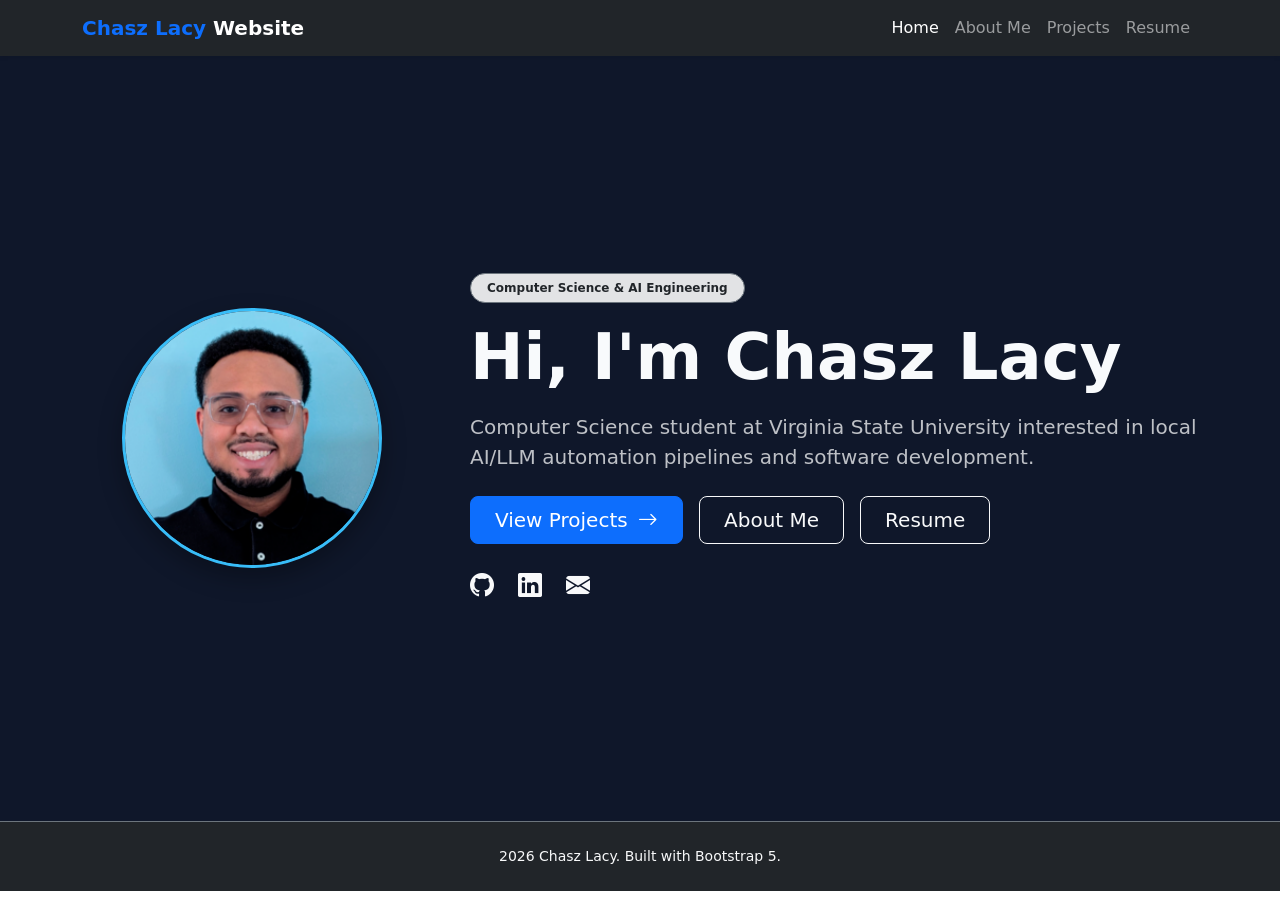
<file: index.html>
<!DOCTYPE html>
<html lang="en">
<head>
    <meta charset="UTF-8">
    <meta name="viewport" content="width=device-width, initial-scale=1.0">
    <title>Chasz Lacy | Computer Science Student</title>
    <link href="https://cdn.jsdelivr.net/npm/bootstrap@5.3.3/dist/css/bootstrap.min.css" rel="stylesheet">
    <link href="https://cdn.jsdelivr.net/npm/bootstrap-icons@1.11.3/font/bootstrap-icons.min.css" rel="stylesheet">
    <link href = "https://cloudflare.com" rel="stylesheet">
    <style>
        :root { --hero-bg: #0f172a; }
        body { font-family: 'Segoe UI', system-ui, sans-serif; color: #334155; }
        .hero-section {
            background-color: var(--hero-bg);
            color: #f8fafc;
            min-height: 85vh;
            display: flex;
            align-items: center;
        }
        .profile-img {
            width: 260px;
            height: 260px;
            object-fit: cover;
            border: 3px solid #38bdf8;
            box-shadow: 0 10px 25px rgba(0,0,0,0.3);
        }
    </style>
</head>
<body>

    <!-- Shared Navigation -->
    <nav class="navbar navbar-expand-lg navbar-dark bg-dark sticky-top shadow-sm">
        <div class="container">
            <a class="navbar-brand fw-bold text-primary" href="index.html">Chasz Lacy<span class="text-white"> Website</span></a>
            <button class="navbar-toggler" type="button" data-bs-toggle="collapse" data-bs-target="#navbarNav">
                <span class="navbar-toggler-icon"></span>
            </button>
            <div class="collapse navbar-collapse" id="navbarNav">
                <ul class="navbar-nav ms-auto fs-6">
                    <li class="nav-item"><a class="nav-link active" href="index.html">Home</a></li>
                    <li class="nav-item"><a class="nav-link" href="about.html">About Me</a></li>
                    <li class="nav-item"><a class="nav-link" href="projects.html">Projects</a></li>
                    <li class="nav-item"><a class="nav-link" href="resume.html">Resume</a></li>
                </ul>
            </div>
        </div>
    </nav>

    <!-- Hero Header -->
    <header class="hero-section py-5">
        <div class="container">
            <div class="row align-items-center g-5">
                <!-- Profile Image -->
                <div class="col-lg-4 text-center">
                    <img src="profile.jpg" alt="Chasz Lacy" class="rounded-circle profile-img img-fluid">
                </div>
                <!-- Bio & Action Buttons -->
                <div class="col-lg-8 text-center text-lg-start">
                    <span class="badge bg-secondary-subtle text-dark border border-secondary px-3 py-2 rounded-pill mb-3">Computer Science & AI Engineering</span>
                    <h1 class="display-3 fw-bold mb-3">Hi, I'm Chasz Lacy</h1>
                    <p class="lead text-light opacity-75 mb-4">
                        Computer Science student at Virginia State University interested in local AI/LLM automation pipelines and software development.
                    </p>
                    <div class="d-flex gap-3 flex-wrap justify-content-center justify-content-lg-start mb-4">
                        <a href="projects.html" class="btn btn-primary btn-lg px-4">View Projects <i class="bi bi-arrow-right ms-1"></i></a>
                        <a href="about.html" class="btn btn-outline-light btn-lg px-4">About Me</a>
                        <a href="resume.html" class="btn btn-outline-light btn-lg px-4">Resume</a>
                    </div>
                    <!-- Social Icons -->
                    <div class="d-flex gap-4 justify-content-center justify-content-lg-start fs-4 text-light">
                        <a href="https://github.com/ChaszL" target="_blank" class="text-light"><i class="bi bi-github"></i></a>
                        <a href="https://www.linkedin.com/in/chasz-lacy/" target="_blank" class="text-light"><i class="bi bi-linkedin"></i></a>
                        <a href="mailto:chasz2015@gmail.com" class="text-light"><i class="bi bi-envelope-fill"></i></a>
                    </div>
                </div>
            </div>
        </div>
    </header>

    <footer class="py-4 bg-dark text-center text-muted border-top border-secondary">
        <div class="container">
            <p class="mb-0 small text-light">2026 Chasz Lacy. Built with Bootstrap 5.</p>
        </div>
    </footer>

    <script src="https://cdn.jsdelivr.net/npm/bootstrap@5.3.3/dist/js/bootstrap.bundle.min.js"></script>
</body>
</html>
</file>
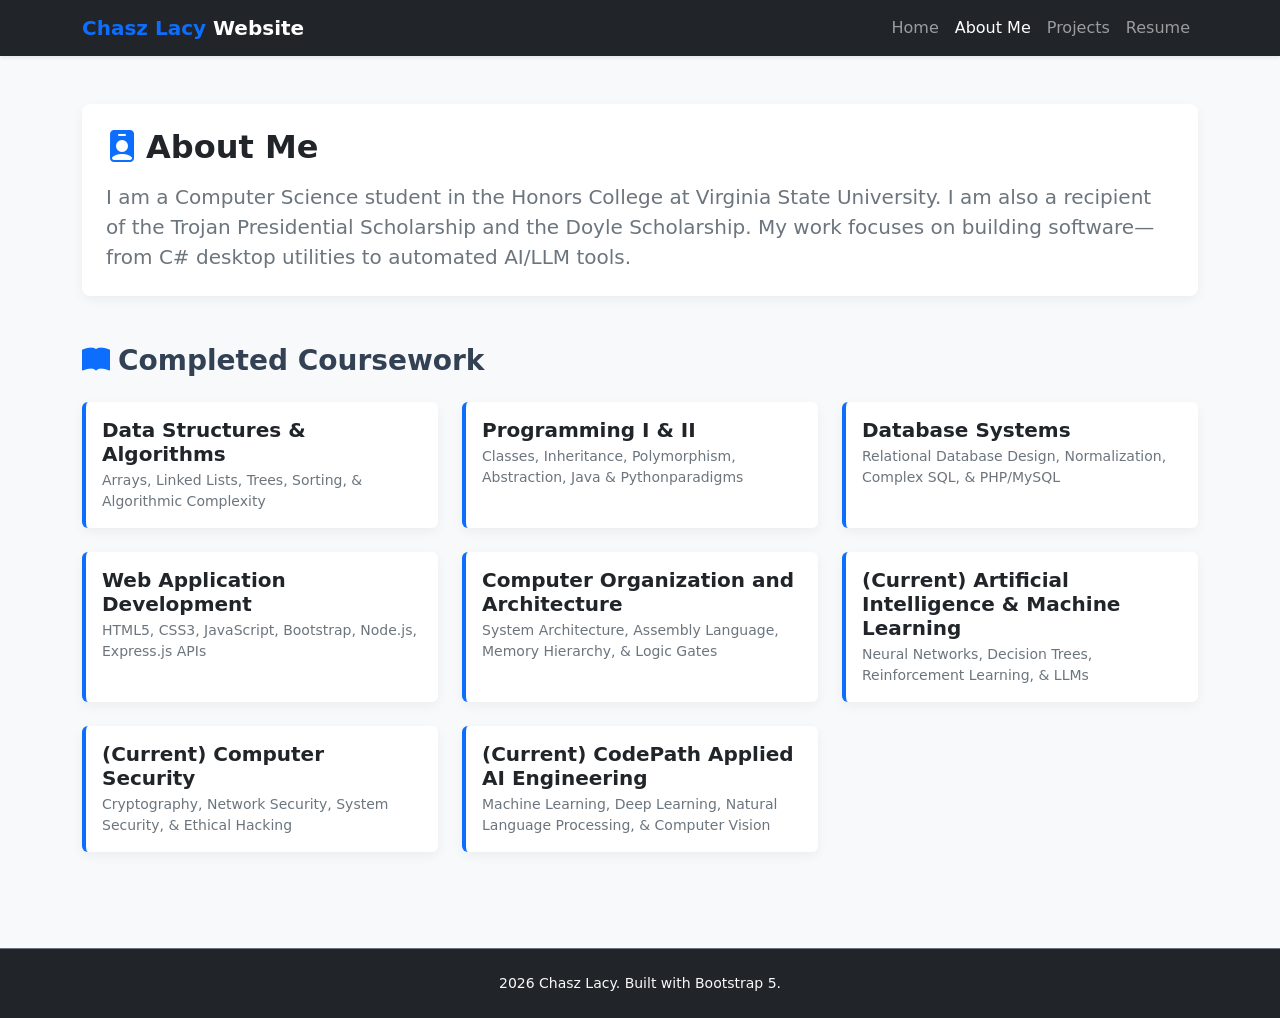
<file: about.html>
<!DOCTYPE html>
<html lang="en">
<head>
    <meta charset="UTF-8">
    <meta name="viewport" content="width=device-width, initial-scale=1.0">
    <title>About Me | Chasz Lacy</title>
    <link href="https://cdn.jsdelivr.net/npm/bootstrap@5.3.3/dist/css/bootstrap.min.css" rel="stylesheet">
    <link href="https://cdn.jsdelivr.net/npm/bootstrap-icons@1.11.3/font/bootstrap-icons.min.css" rel="stylesheet">
    <style>
        body { font-family: 'Segoe UI', system-ui, sans-serif; color: #334155; }
        .course-box {
            background-color: #ffffff;
            border: none;
            border-left: 4px solid #0d6efd;
            border-radius: 6px;
            box-shadow: 0 4px 12px rgba(0, 0, 0, 0.05);
            transition: transform 0.2s ease, box-shadow 0.2s ease;
        }
        .course-box:hover {
            transform: translateY(-2px);
            box-shadow: 0 8px 18px rgba(0, 0, 0, 0.08);
        }
        .about-card {
            background-color: #ffffff;
            border: none;
            border-radius: 8px;
            box-shadow: 0 4px 12px rgba(0, 0, 0, 0.05);
        }
    </style>
</head>
<body class="bg-light">

    <!-- Shared Navigation -->
    <nav class="navbar navbar-expand-lg navbar-dark bg-dark sticky-top shadow-sm">
        <div class="container">
            <a class="navbar-brand fw-bold text-primary" href="index.html">Chasz Lacy<span class="text-white"> Website</span></a>
            <button class="navbar-toggler" type="button" data-bs-toggle="collapse" data-bs-target="#navbarNav">
                <span class="navbar-toggler-icon"></span>
            </button>
            <div class="collapse navbar-collapse" id="navbarNav">
                <ul class="navbar-nav ms-auto fs-6">
                    <li class="nav-item"><a class="nav-link" href="index.html">Home</a></li>
                    <li class="nav-item"><a class="nav-link active" href="about.html">About Me</a></li>
                    <li class="nav-item"><a class="nav-link" href="projects.html">Projects</a></li>
                    <li class="nav-item"><a class="nav-link" href="resume.html">Resume</a></li>
                </ul>
            </div>
        </div>
    </nav>

    <div class="container py-5">
        <!-- About Me Card -->
        <div class="card about-card p-4 mb-5">
            <h2 class="fw-bold mb-3 d-flex align-items-center gap-2">
                <i class="bi bi-person-badge-fill text-primary"></i> About Me
            </h2>
            <p class="fs-5 text-secondary mb-0">
                I am a Computer Science student in the Honors College at Virginia State University. I am also a recipient of the Trojan Presidential Scholarship and the Doyle Scholarship. My work focuses on building software—from C# desktop utilities to automated AI/LLM tools.
            </p>
        </div>

        <!-- Coursework Title -->
        <h3 class="fw-bold mb-4 d-flex align-items-center gap-2">
            <i class="bi bi-book-fill text-primary"></i> Completed Coursework
        </h3>

        <!-- Course Cards Grid -->
        <div class="row g-4">
            
            <div class="col-md-6 col-lg-4">
                <div class="card p-3 course-box h-100">
                    <h5 class="fw-bold text-dark mb-1">Data Structures & Algorithms</h5>
                    <p class="small text-secondary mb-0">Arrays, Linked Lists, Trees, Sorting, & Algorithmic Complexity</p>
                </div>
            </div>

            <div class="col-md-6 col-lg-4">
                <div class="card p-3 course-box h-100">
                    <h5 class="fw-bold text-dark mb-1">Programming I & II</h5>
                    <p class="small text-secondary mb-0">Classes, Inheritance, Polymorphism, Abstraction, Java & Pythonparadigms</p>
                </div>
            </div>

            <div class="col-md-6 col-lg-4">
                <div class="card p-3 course-box h-100">
                    <h5 class="fw-bold text-dark mb-1">Database Systems</h5>
                    <p class="small text-secondary mb-0">Relational Database Design, Normalization, Complex SQL, & PHP/MySQL</p>
                </div>
            </div>

            <div class="col-md-6 col-lg-4">
                <div class="card p-3 course-box h-100">
                    <h5 class="fw-bold text-dark mb-1">Web Application Development</h5>
                    <p class="small text-secondary mb-0">HTML5, CSS3, JavaScript, Bootstrap, Node.js, Express.js APIs</p>
                </div>
            </div>

            <div class="col-md-6 col-lg-4">
                <div class="card p-3 course-box h-100">
                    <h5 class="fw-bold text-dark mb-1">Computer Organization and Architecture</h5>
                    <p class="small text-secondary mb-0">System Architecture, Assembly Language, Memory Hierarchy, & Logic Gates</p>
                </div>
            </div>

            <div class="col-md-6 col-lg-4">
                <div class="card p-3 course-box h-100">
                    <h5 class="fw-bold text-dark mb-1">(Current) Artificial Intelligence & Machine Learning</h5>
                    <p class="small text-secondary mb-0">Neural Networks, Decision Trees, Reinforcement Learning, & LLMs</p>
                </div>
            </div>

            <div class="col-md-6 col-lg-4">
                <div class="card p-3 course-box h-100">
                    <h5 class="fw-bold text-dark mb-1">(Current) Computer Security</h5>
                    <p class="small text-secondary mb-0">Cryptography, Network Security, System Security, & Ethical Hacking</p>
                </div>
            </div>

            <div class="col-md-6 col-lg-4">
                <div class="card p-3 course-box h-100">
                    <h5 class="fw-bold text-dark mb-1">(Current) CodePath Applied AI Engineering</h5>
                    <p class="small text-secondary mb-0">Machine Learning, Deep Learning, Natural Language Processing, & Computer Vision</p>
                </div>
            </div>
        </div>
    </div>

    <footer class="py-4 bg-dark text-center text-muted border-top border-secondary mt-5">
        <div class="container">
            <p class="mb-0 small text-light">2026 Chasz Lacy. Built with Bootstrap 5.</p>
        </div>
    </footer>

    <script src="https://cdn.jsdelivr.net/npm/bootstrap@5.3.3/dist/js/bootstrap.bundle.min.js"></script>
</body>
</html>
</file>
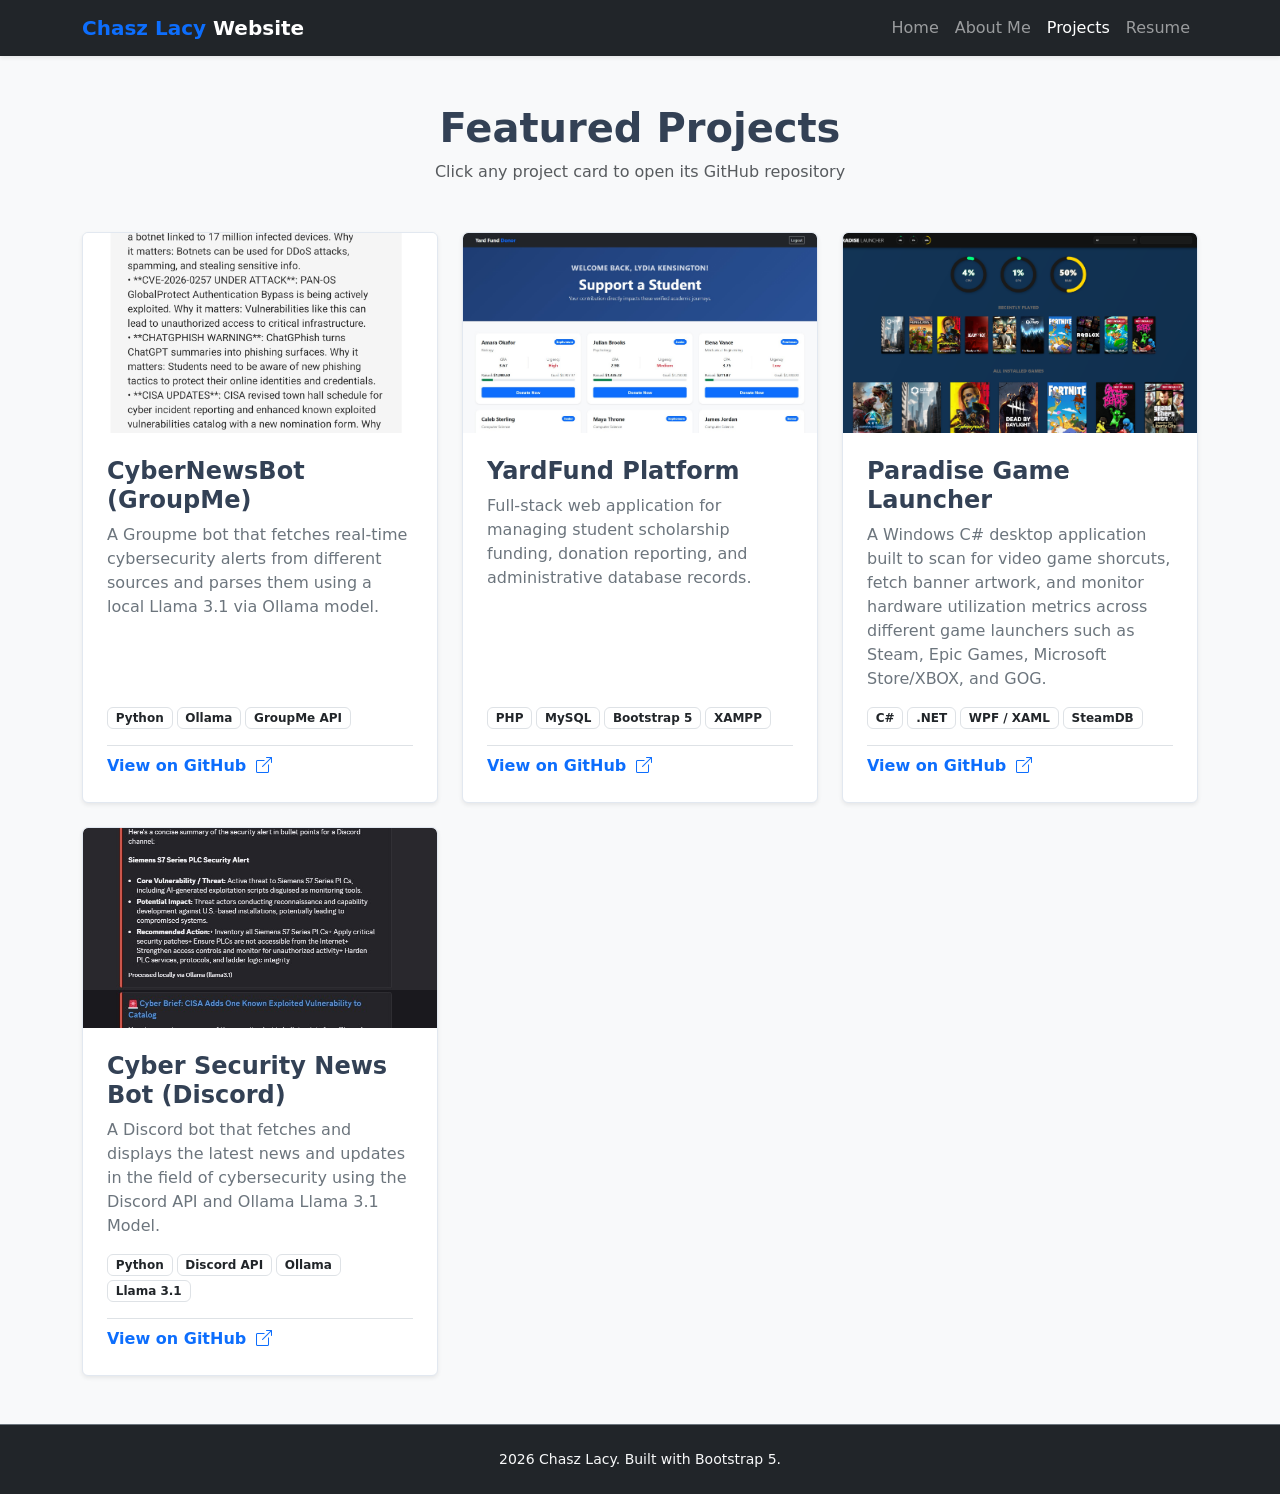
<file: projects.html>
<!DOCTYPE html>
<html lang="en">
<head>
    <meta charset="UTF-8">
    <meta name="viewport" content="width=device-width, initial-scale=1.0">
    <title>Projects | Chasz Lacy</title>
    <link href="https://cdn.jsdelivr.net/npm/bootstrap@5.3.3/dist/css/bootstrap.min.css" rel="stylesheet">
    <link href="https://cdn.jsdelivr.net/npm/bootstrap-icons@1.11.3/font/bootstrap-icons.min.css" rel="stylesheet">
    <style>
        body { font-family: 'Segoe UI', system-ui, sans-serif; color: #334155; }
        .project-card {
            transition: transform 0.2s ease, box-shadow 0.2s ease;
            cursor: pointer;
            text-decoration: none;
            color: inherit;
            border: 1px solid #e2e8f0;
        }
        .project-card:hover {
            transform: translateY(-5px);
            box-shadow: 0 10px 25px rgba(0,0,0,0.08)!important;
        }
        .project-img {
            height: 200px;
            object-fit: cover;
        }
    </style>
</head>
<body class="bg-light">

    <!-- Shared Navigation -->
    <nav class="navbar navbar-expand-lg navbar-dark bg-dark sticky-top shadow-sm">
        <div class="container">
            <a class="navbar-brand fw-bold text-primary" href="index.html">Chasz Lacy<span class="text-white"> Website</span></a>
            <button class="navbar-toggler" type="button" data-bs-toggle="collapse" data-bs-target="#navbarNav">
                <span class="navbar-toggler-icon"></span>
            </button>
            <div class="collapse navbar-collapse" id="navbarNav">
                <ul class="navbar-nav ms-auto fs-6">
                    <li class="nav-item"><a class="nav-link" href="index.html">Home</a></li>
                    <li class="nav-item"><a class="nav-link" href="about.html">About Me</a></li>
                    <li class="nav-item"><a class="nav-link active" href="projects.html">Projects</a></li>
                    <li class="nav-item"><a class="nav-link" href="resume.html">Resume</a></li>
                </ul>
            </div>
        </div>
    </nav>

    <div class="container py-5">
        <div class="text-center mb-5">
            <h1 class="fw-bold">Featured Projects</h1>
            <p class="text-muted">Click any project card to open its GitHub repository</p>
        </div>

        <div class="row g-4">

            <!-- Project 1 -->
            <div class="col-md-6 col-lg-4">
                <a href="https://github.com/ChaszL/CyberNewsBot" target="_blank" class="card h-100 shadow-sm project-card overflow-hidden">
                    <img src="images/cybernewsbot.jpg" class="card-img-top project-img" alt="CyberNewsBot Preview">
                    <div class="card-body d-flex flex-column p-4">
                        <h4 class="card-title fw-bold">CyberNewsBot (GroupMe)</h4>
                        <p class="card-text text-secondary flex-grow-1">
                            A Groupme bot that fetches real-time cybersecurity alerts from different sources and parses them using a local Llama 3.1 via Ollama model.
                        </p>
                        <div class="mb-3 d-flex flex-wrap gap-1">
                            <span class="badge bg-white text-dark border">Python</span>
                            <span class="badge bg-white text-dark border">Ollama</span>
                            <span class="badge bg-white text-dark border">GroupMe API</span>
                        </div>
                        <div class="text-primary fw-semibold pt-2 border-top">View on GitHub <i class="bi bi-box-arrow-up-right ms-1"></i></div>
                    </div>
                </a>
            </div>

            <!-- Project 2 -->
            <div class="col-md-6 col-lg-4">
                <a href="https://github.com/ChaszL/YardFund_database" target="_blank" class="card h-100 shadow-sm project-card overflow-hidden">
                    <img src="images/yardfund.jpg" class="card-img-top project-img" alt="YardFund Preview">
                    <div class="card-body d-flex flex-column p-4">
                        <h4 class="card-title fw-bold">YardFund Platform</h4>
                        <p class="card-text text-secondary flex-grow-1">
                            Full-stack web application for managing student scholarship funding, donation reporting, and administrative database records.
                        </p>
                        <div class="mb-3 d-flex flex-wrap gap-1">
                            <span class="badge bg-white text-dark border">PHP</span>
                            <span class="badge bg-white text-dark border">MySQL</span>
                            <span class="badge bg-white text-dark border">Bootstrap 5</span>
                            <span class="badge bg-white text-dark border">XAMPP</span>
                        </div>
                        <div class="text-primary fw-semibold pt-2 border-top">View on GitHub <i class="bi bi-box-arrow-up-right ms-1"></i></div>
                    </div>
                </a>
            </div>

            <!-- Project 3 -->
            <div class="col-md-6 col-lg-4">
                <a href="https://github.com/ChaszL/Paradise_Game_Launcher" target="_blank" class="card h-100 shadow-sm project-card overflow-hidden">
                    <img src="images/paradisegamelauncher.jpg" class="card-img-top project-img" alt="Paradise Game Launcher Preview">
                    <div class="card-body d-flex flex-column p-4">
                        <h4 class="card-title fw-bold">Paradise Game Launcher</h4>
                        <p class="card-text text-secondary flex-grow-1">
                            A Windows C# desktop application built to scan for video game shorcuts, fetch banner artwork, and monitor hardware utilization metrics across different game launchers such as Steam, Epic Games, Microsoft Store/XBOX, and GOG.
                        </p>
                        <div class="mb-3 d-flex flex-wrap gap-1">
                            <span class="badge bg-white text-dark border">C#</span>
                            <span class="badge bg-white text-dark border">.NET</span>
                            <span class="badge bg-white text-dark border">WPF / XAML</span>
                            <span class="badge bg-white text-dark border">SteamDB</span>
                        </div>
                        <div class="text-primary fw-semibold pt-2 border-top">View on GitHub <i class="bi bi-box-arrow-up-right ms-1"></i></div>
                    </div>
                </a>
            </div>

            <!-- Project 4 -->
            <div class="col-md-6 col-lg-4">
                <a href="https://github.com/ChaszL/CyberSecurityNewsBot_Dicsord" target="_blank" class="card h-100 shadow-sm project-card overflow-hidden">
                    <img src="images/CyberSecurityNewsBot_Discord.jpg" class="card-img-top project-img" alt="Cyber Security News Bot Preview">
                    <div class="card-body d-flex flex-column p-4">
                        <h4 class="card-title fw-bold">Cyber Security News Bot (Discord)</h4>
                        <p class="card-text text-secondary flex-grow-1">
                            A Discord bot that fetches and displays the latest news and updates in the field of cybersecurity using the Discord API and Ollama Llama 3.1 Model.
                        </p>
                        <div class="mb-3 d-flex flex-wrap gap-1">
                            <span class="badge bg-white text-dark border">Python</span>
                            <span class="badge bg-white text-dark border">Discord API</span>
                            <span class="badge bg-white text-dark border">Ollama</span>
                            <span class="badge bg-white text-dark border">Llama 3.1</span>
                        </div>
                        <div class="text-primary fw-semibold pt-2 border-top">View on GitHub <i class="bi bi-box-arrow-up-right ms-1"></i></div>
                    </div>
                </a>
            </div>

        </div>
    </div>

    <footer class="py-4 bg-dark text-center text-muted border-top border-secondary">
        <div class="container">
            <p class="mb-0 small text-light">2026 Chasz Lacy. Built with Bootstrap 5.</p>
        </div>
    </footer>

    <script src="https://cdn.jsdelivr.net/npm/bootstrap@5.3.3/dist/js/bootstrap.bundle.min.js"></script>
</body>
</html>
</file>
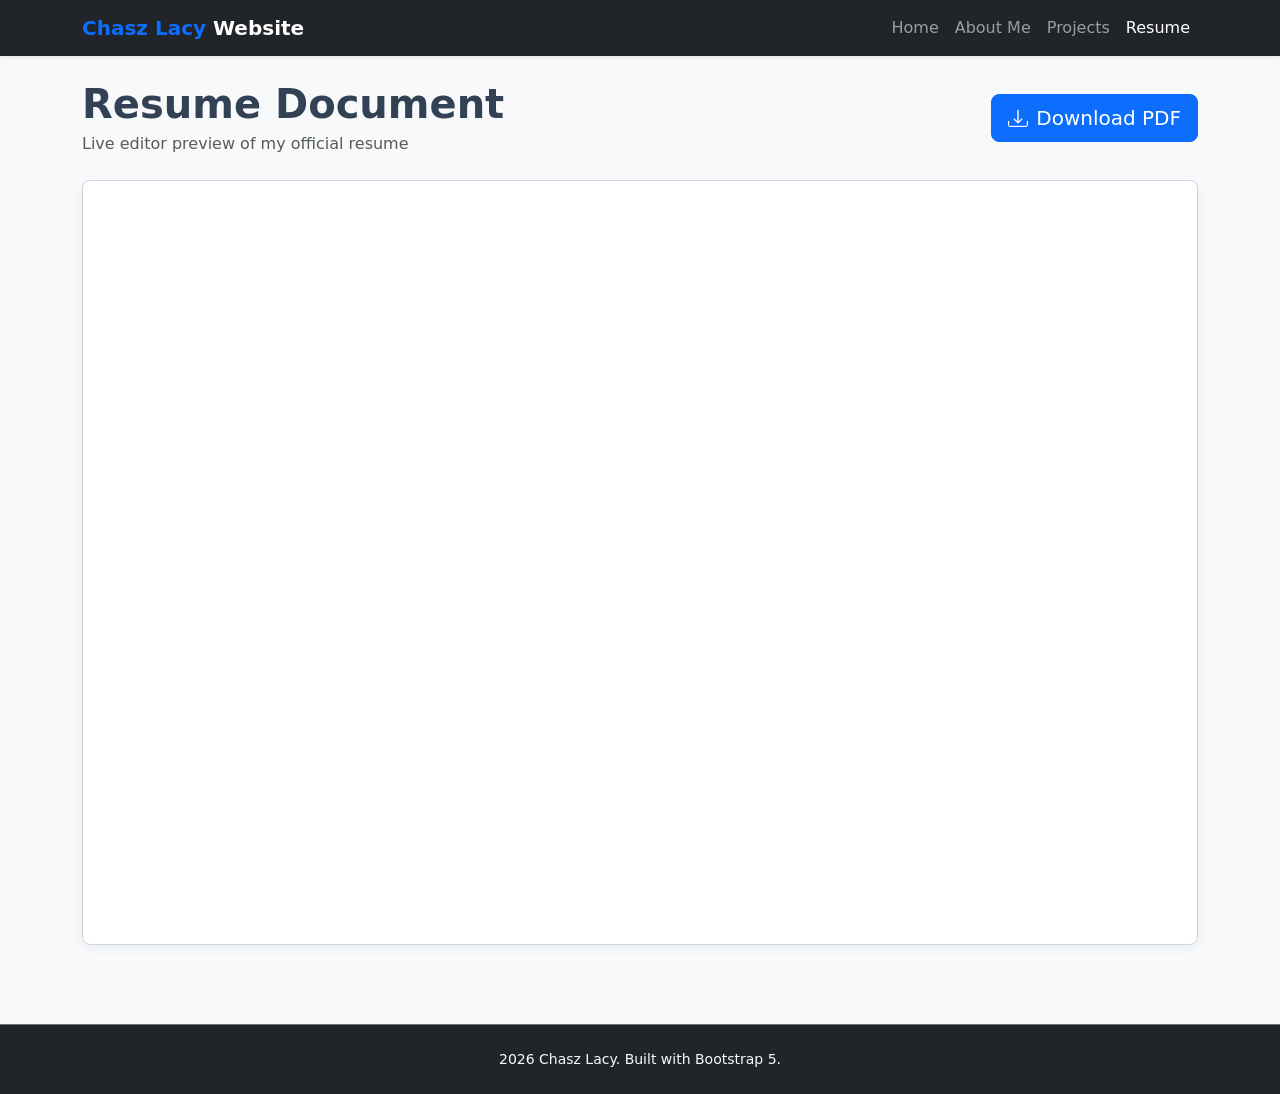
<file: resume.html>
<!DOCTYPE html>
<html lang="en">
<head>
    <meta charset="UTF-8">
    <meta name="viewport" content="width=device-width, initial-scale=1.0">
    <title>Resume | Chasz Lacy</title>
    <link href="https://cdn.jsdelivr.net/npm/bootstrap@5.3.3/dist/css/bootstrap.min.css" rel="stylesheet">
    <link href="https://cdn.jsdelivr.net/npm/bootstrap-icons@1.11.3/font/bootstrap-icons.min.css" rel="stylesheet">
    <style>
        body { font-family: 'Segoe UI', system-ui, sans-serif; color: #334155; }
        .pdf-frame {
            width: 100%;
            height: 85vh;
            border: 1px solid #cbd5e1;
            border-radius: 8px;
            box-shadow: 0 4px 12px rgba(0,0,0,0.05);
            background-color: #ffffff;
        }
    </style>
</head>
<body class="bg-light">

    <!-- Shared Navigation -->
    <nav class="navbar navbar-expand-lg navbar-dark bg-dark sticky-top shadow-sm">
        <div class="container">
            <a class="navbar-brand fw-bold text-primary" href="index.html">Chasz Lacy<span class="text-white"> Website</span></a>
            <button class="navbar-toggler" type="button" data-bs-toggle="collapse" data-bs-target="#navbarNav">
                <span class="navbar-toggler-icon"></span>
            </button>
            <div class="collapse navbar-collapse" id="navbarNav">
                <ul class="navbar-nav ms-auto fs-6">
                    <li class="nav-item"><a class="nav-link" href="index.html">Home</a></li>
                    <li class="nav-item"><a class="nav-link" href="about.html">About Me</a></li>
                    <li class="nav-item"><a class="nav-link" href="projects.html">Projects</a></li>
                    <li class="nav-item"><a class="nav-link active" href="resume.html">Resume</a></li>
                </ul>
            </div>
        </div>
    </nav>

    <!-- Header & Download Action -->
    <div class="container py-4">
        <div class="d-flex justify-content-between align-items-center flex-wrap gap-3 mb-4">
            <div>
                <h1 class="fw-bold mb-1">Resume Document</h1>
                <p class="text-muted mb-0">Live editor preview of my official resume</p>
            </div>
            <a href="chaszlacy_resume.pdf" class="btn btn-primary btn-lg" download><i class="bi bi-download me-2"></i>Download PDF</a>
        </div>

        <!-- Embedded PDF Viewer -->
        <div class="row">
            <div class="col-12">
                <iframe src="chaszlacy_resume.pdf" class="pdf-frame">
                    <p class="p-4 text-center">Your browser does not support inline PDFs. <a href="chaszlacy_resume.pdf" class="btn btn-primary ms-2">Download PDF</a></p>
                </iframe>
            </div>
        </div>
    </div>

    <footer class="py-4 bg-dark text-center text-muted border-top border-secondary mt-5">
        <div class="container">
            <p class="mb-0 small text-light">2026 Chasz Lacy. Built with Bootstrap 5.</p>
        </div>
    </footer>

    <script src="https://cdn.jsdelivr.net/npm/bootstrap@5.3.3/dist/js/bootstrap.bundle.min.js"></script>
</body>
</html>
</file>
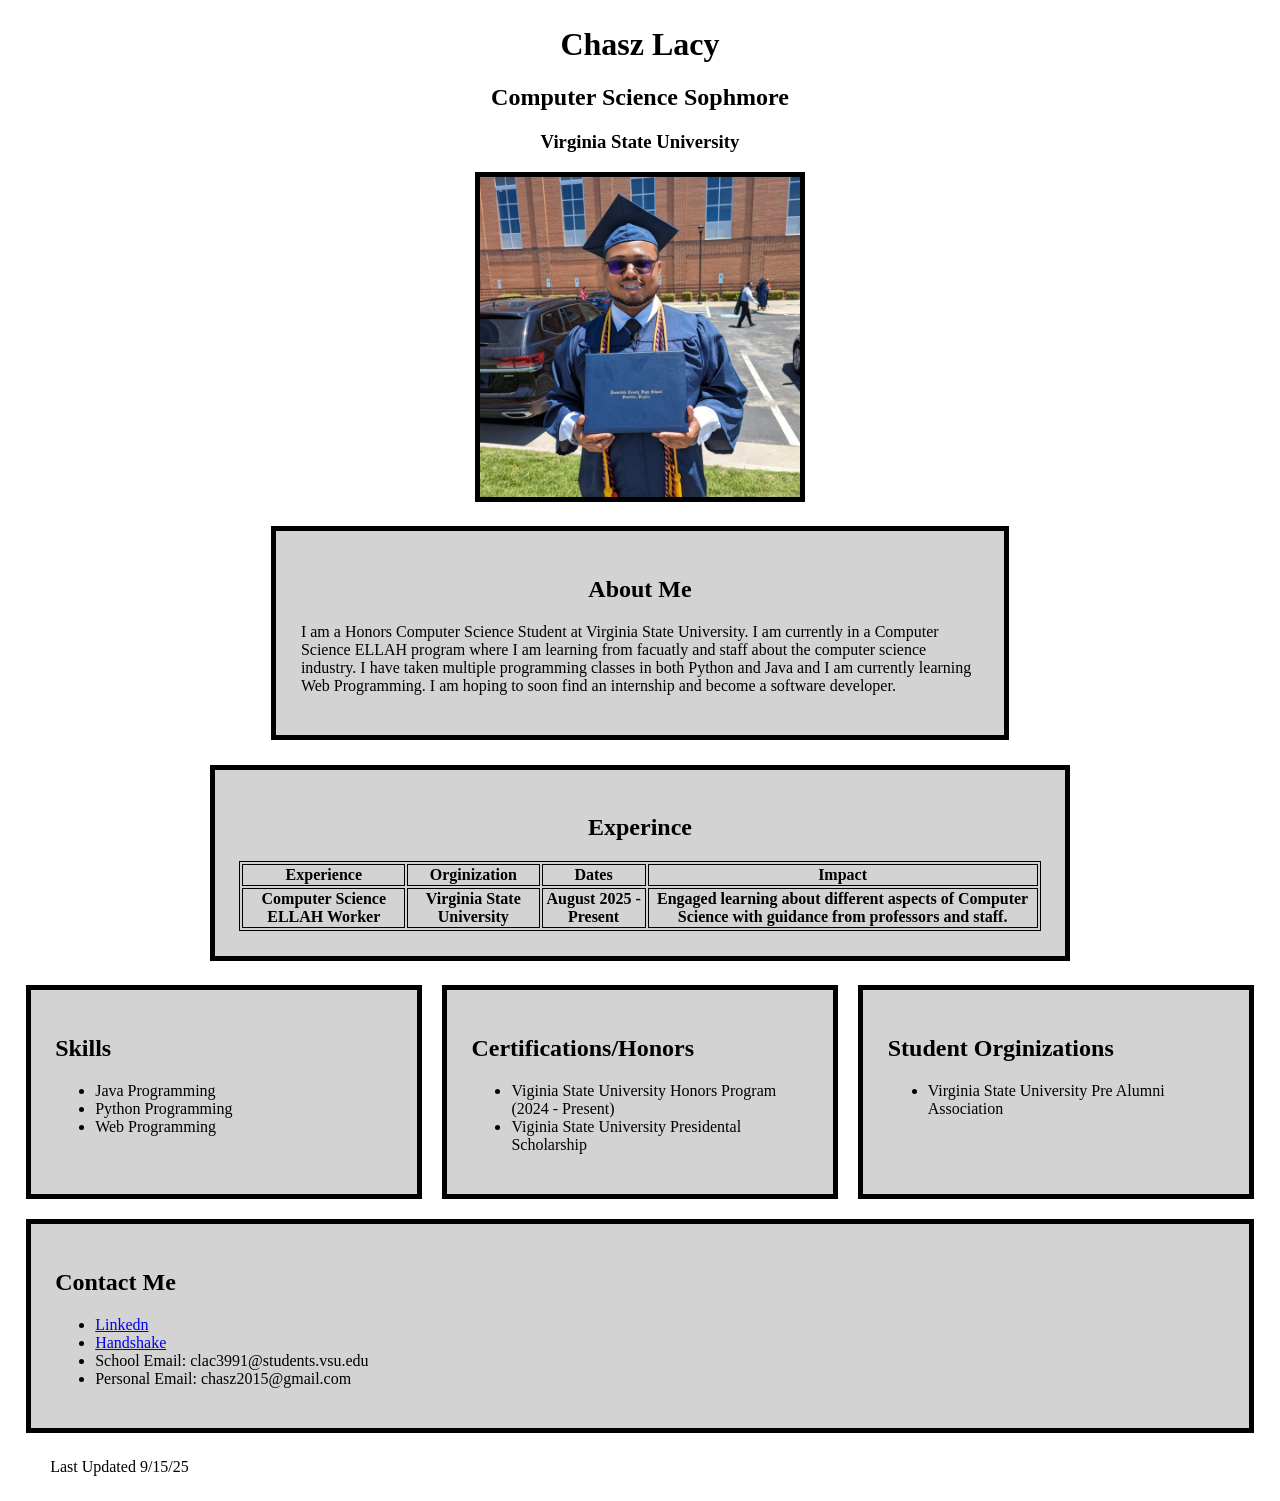
<file: Resume.html>
<!DOCTYPE html>
<!--
Name: Chasz Lacy
Date: 9/5/25
Course: 296
V# 00703991
-->
<html>
    <head>
        <meta charset="UTF-8">
        <meta name="viewport" content="width=device-width, initial-scale = 1.0" >
        <title>Chasz Lacy Personal CV</title>
        <link rel="stylesheet" href="style.css">
    </head>
    <body>
        <div class = "title">
        <!--First Heading-->
        <h1>Chasz Lacy</h1>
        <h2>Computer Science Sophmore</h2>
        <h3>Virginia State University</h3>
        <!--Picture-->
        <img src="chasz_headshot.jpg" alt="Chasz Lacy Headshot">
        </div>

        <!--About Me-->
        <div class = "aboutme">
        <h2>About Me</h2>
        <p>
            I am a Honors Computer Science Student at Virginia State University. 
            I am currently in a Computer Science ELLAH program where I am learning from facuatly and staff about the computer science industry.
            I have taken multiple programming classes in both Python and Java and I am currently learning Web Programming. I am hoping to soon find an internship and become a software developer.
        </p>
        </div>

        <!--Experience-->
        <div class = "experience">
        <h2>Experince</h2>
        <table>
            <tr>
                <th>Experience</th>
                <th>Orginization</th>
                <th>Dates</th>
                <th>Impact</th>
            </tr>
            <tr>
                <th>Computer Science ELLAH Worker</th>
                <th>Virginia State University</th>
                <th>August 2025 - Present</th>
                <th>Engaged learning about different aspects of Computer Science with guidance from professors and staff.</th>
            </tr>
        </table>
        </div>

            <!--Skills-->
        <div id="horizontalrows">
            <div class = "skills">
            <h2>Skills</h2>
            <ul>
                <li>Java Programming</li>
                <li>Python Programming</li>
                <li>Web Programming</li>
            </ul>
            </div>

            <!--Certificatios-->
            <div class = "honors">
            <h2>Certifications/Honors</h2>
            <ul>
                <li>Viginia State University Honors Program (2024 - Present)</li>
                <li>Viginia State University Presidental Scholarship</li>
            </ul>
            </div>

            <!--Student Organizations-->

            <div class = "studentOrg">
            <h2>Student Orginizations</h2>
            <ul>
                <li>Virginia State University Pre Alumni Association</li>
            </ul>
            </div>

            <!--Contact-->
            <div class = "contactme">
            <h2>Contact Me</h2>
            <ul>
                <li><a href="https://www.linkedin.com/in/chasz-lacy">Linkedn</a></li>
                <li><a href="https://app.joinhandshake.com/profiles/fxt373">Handshake</a></li>
                <li>School Email: clac3991@students.vsu.edu</li>
                <li>Personal Email: chasz2015@gmail.com</li>
            </ul>
            <!--Last Updated-->
            </div>
        </div>
        <footer>Last Updated 9/15/25</footer>
    </body>
</html>
</file>
<file: style.css>
/*Main*/
body{
    margin: 2%;
}
footer{
    margin: 2%;
}

/*Title*/
.title{
    text-align: center;
}
.title h1{
    text-align: center;
}
.title img{
    display: block;
    margin-right: auto;
    margin-left: auto;
    border: solid black 5px;
    height: 20em;
    width: auto;
}

/*About Me*/
.aboutme{
    background: lightgray;
    border: solid black 5px;
    padding: 2%;
    margin: 2%;
    margin-left: 20%;
    margin-right: 20%;
}
.aboutme h2{
    text-align: center;
}

/*Experience*/
.experience{
    background: lightgray;
    border: solid black 5px;
    padding: 2%;
    margin-top: 2%;
    margin-bottom: 2%;
    margin-left: 15%;
    margin-right: 15%;
}
.experience h2{
    text-align: center;
}
.experience table,th,tr{
    border: solid black 1px;
}

/*Horizaontal charts*/
#horizontalrows {
  display: flex;
  flex-wrap: wrap;
  gap: 20px;
  justify-content: center;
}

/* all the inner sections */
#horizontalrows > div {
  background: lightgray;
  border: 5px solid black;
  padding: 2%;
  flex: 1 1 250px;     
}
</file>
